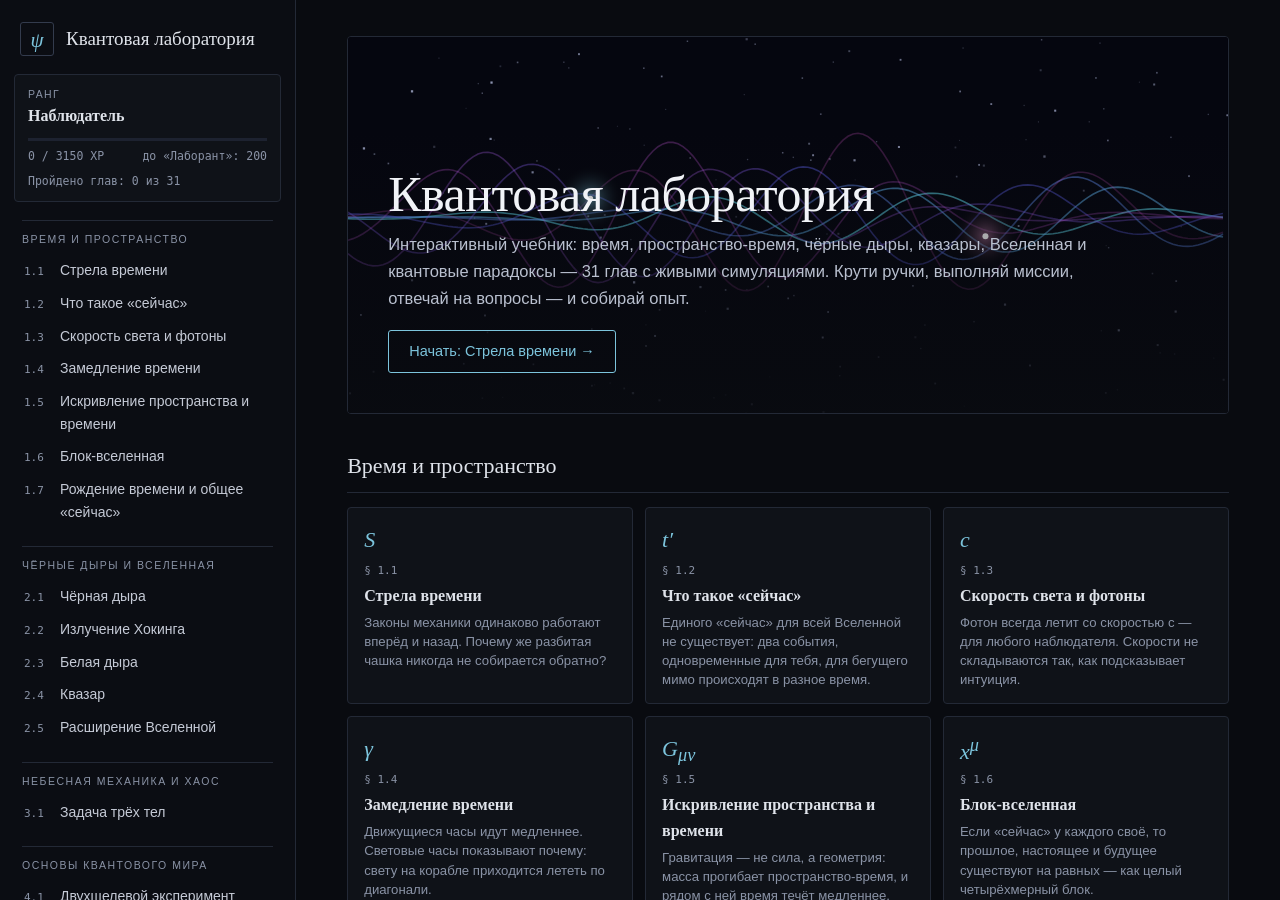
<file: lab/index.html>
<!doctype html>
<html lang="ru">
<head>
<meta charset="utf-8">
<meta name="viewport" content="width=device-width, initial-scale=1">
<title>Квантовая лаборатория</title>
<link rel="stylesheet" href="style.css">
</head>
<body>
<button id="menu" aria-label="Меню">☰</button>
<aside id="side"></aside>
<main id="main"></main>
<div id="toasts"></div>
<script src="app.js"></script>
<script src="deep.js"></script>
<script src="scenes1.js"></script>
<script src="scenes1c.js"></script>
<script src="scenes1b.js"></script>
<script src="scenes5.js"></script>
<script src="scenes2.js"></script>
<script src="scenes3.js"></script>
<script src="scenes4.js"></script>
<script>App.start()</script>
</body>
</html>
</file>
<file: lab/style.css>
:root{
  --bg:#090b10;--panel:#0f1218;--panel2:#151922;--line:#232936;--line2:#333b4d;
  --tx:#dfe3ea;--dim:#8a93a6;--cy:#7cc4dc;--mg:#d58ab8;--vi:#9a98d6;--am:#d9ae5c;--gr:#86c79a;--rd:#d9776f;
  --sans:-apple-system,"SF Pro Text","Segoe UI",Roboto,sans-serif;
  --serif:"Iowan Old Style","Palatino Linotype",Palatino,"Book Antiqua",Georgia,serif;
  --mono:"SF Mono",Menlo,Consolas,monospace;
}
*{box-sizing:border-box}
html,body{margin:0;height:100%}
body{background:var(--bg);color:var(--tx);font-family:var(--sans);font-size:15.5px;line-height:1.62;display:flex;overflow:hidden}
a{color:var(--cy);text-decoration:none}
::-webkit-scrollbar{width:10px}::-webkit-scrollbar-thumb{background:#262c3a;border-radius:5px}

#side{width:296px;flex:none;height:100vh;overflow-y:auto;padding:22px 14px 30px;background:#0b0d13;border-right:1px solid var(--line)}
#main{flex:1;height:100vh;overflow-y:auto;padding:36px clamp(18px,4vw,60px) 80px}
#menu{display:none;position:fixed;top:12px;left:12px;z-index:30;background:var(--panel2);color:var(--tx);border:1px solid var(--line2);border-radius:4px;font-size:18px;padding:4px 12px;cursor:pointer}

.logo{display:flex;align-items:center;gap:12px;color:var(--tx);font-family:var(--serif);font-size:19px;margin:0 6px 18px}
.logo .atom{width:34px;height:34px;border:1px solid var(--line2);border-radius:3px;display:grid;place-items:center;font-family:var(--serif);font-style:italic;font-size:21px;color:var(--cy)}
.rank{border:1px solid var(--line);border-radius:4px;padding:11px 13px;margin-bottom:16px;background:var(--panel)}
.rank small{color:var(--dim);display:block;font-size:10.5px;text-transform:uppercase;letter-spacing:1.4px}
.rank b{font-family:var(--serif);font-size:16px;font-weight:600}
.xpbar{height:3px;background:#1d2230;margin-top:9px}
.xpbar i{display:block;height:100%;background:var(--cy);transition:width .5s}
.rank .num{display:flex;justify-content:space-between;color:var(--dim);font-size:11.5px;margin-top:6px;font-family:var(--mono)}
.sec-t{color:var(--dim);font-size:10.5px;text-transform:uppercase;letter-spacing:1.5px;margin:18px 8px 6px;padding-top:10px;border-top:1px solid var(--line)}
.nav-i{display:flex;align-items:baseline;gap:10px;padding:5px 8px;border-radius:3px;color:#c5cad6;font-size:14px;border-left:2px solid transparent}
.nav-i:hover{background:var(--panel2);color:#fff}
.nav-i.on{background:var(--panel2);border-left-color:var(--cy);color:#fff}
.nav-i .ic{font-family:var(--mono);font-size:11px;color:var(--dim);min-width:26px}
.nav-i .st{margin-left:auto;font-size:11px;color:var(--dim)}
.nav-i.done .st{color:var(--gr)}.nav-i.half .st{color:var(--am)}
.reset{margin:22px 8px 0;background:none;border:1px solid var(--line2);color:var(--dim);border-radius:3px;padding:5px 12px;font:inherit;font-size:12px;cursor:pointer}
.reset:hover{color:var(--rd);border-color:var(--rd)}

.hero{position:relative;border:1px solid var(--line);border-radius:4px;overflow:hidden;height:min(42vh,380px);margin-bottom:30px}
.hero canvas{position:absolute;inset:0;width:100%;height:100%}
.hero .in{position:absolute;inset:0;display:flex;flex-direction:column;justify-content:flex-end;padding:clamp(18px,4vw,40px);background:linear-gradient(180deg,transparent 25%,rgba(9,11,16,.92))}
.hero h1{font-family:var(--serif);font-size:clamp(30px,4.6vw,50px);line-height:1.08;margin:0 0 10px;font-weight:500;letter-spacing:-.5px;color:#f1f3f7}
.hero p{max-width:740px;margin:0 0 18px;color:#b9c0cf;font-size:16.5px}
.cta{align-self:flex-start;border:1px solid var(--cy);color:var(--cy);padding:9px 20px;border-radius:3px;font-size:14.5px}
.cta:hover{background:var(--cy);color:#090b10}
.grid-t{font-family:var(--serif);font-size:22px;margin:34px 0 14px;font-weight:500;padding-bottom:8px;border-bottom:1px solid var(--line)}
.grid{display:grid;grid-template-columns:repeat(auto-fill,minmax(250px,1fr));gap:12px}
.card{display:block;background:var(--panel);border:1px solid var(--line);border-radius:4px;padding:14px 16px 14px;color:var(--tx);transition:border-color .15s;position:relative}
.card:hover{border-color:var(--cy)}
.card .ic{font-family:var(--serif);font-style:italic;font-size:22px;color:var(--cy);height:34px}
.card .no{font-family:var(--mono);font-size:11px;color:var(--dim)}
.card h3{margin:2px 0 4px;font-size:16px;font-family:var(--serif);font-weight:600}
.card p{margin:0;color:var(--dim);font-size:13.2px;line-height:1.45}
.card .st{position:absolute;top:14px;right:14px;font-size:11px;color:var(--dim);font-family:var(--mono)}
.card.done{border-color:#3d6b4d}.card.done .st{color:var(--gr)}

.kicker{color:var(--dim);font-size:11.5px;text-transform:uppercase;letter-spacing:1.6px;font-family:var(--mono)}
.ch h1{font-family:var(--serif);font-weight:500;font-size:clamp(27px,3.4vw,40px);margin:6px 0 6px;letter-spacing:-.3px;line-height:1.15;color:#f1f3f7}
.lead{color:#b9c0cf;font-size:17px;margin:0 0 20px;max-width:900px;font-family:var(--serif)}
.stage{position:relative;width:100%;aspect-ratio:16/9;max-height:64vh;border:1px solid var(--line2);border-radius:3px;overflow:hidden;background:#05060f}
.stage canvas{width:100%;height:100%;display:block}
.hud{position:absolute;left:14px;right:14px;top:10px;font-size:12.5px;color:#cfd5e2;pointer-events:none;font-family:var(--mono);line-height:1.5;text-shadow:0 1px 4px #000}
.hud b{color:var(--am);font-weight:600}
.figcap{font-family:var(--serif);font-style:italic;color:var(--dim);font-size:13.5px;margin:8px 2px 0}
.controls{display:flex;flex-wrap:wrap;gap:12px 20px;align-items:center;background:var(--panel);border:1px solid var(--line);border-radius:3px;padding:12px 16px;margin-top:12px}
.ctl{display:flex;flex-direction:column;gap:2px;min-width:200px;font-size:12.5px;color:var(--dim)}
.ctl span{display:flex;justify-content:space-between;gap:10px}
.ctl b{color:var(--tx);font-family:var(--mono);font-weight:500}
input[type=range]{accent-color:var(--cy);width:100%;height:16px}
.btn,.tgl,.seg button{font:inherit;font-size:13px;color:var(--tx);background:var(--panel2);border:1px solid var(--line2);border-radius:3px;padding:6px 13px;cursor:pointer}
.btn:hover,.tgl:hover,.seg button:hover{border-color:var(--cy)}
.tgl[aria-pressed=true],.seg button.on{background:#1b2a35;border-color:var(--cy);color:#fff}
.tgl::before{content:"○ ";color:var(--dim)}.tgl[aria-pressed=true]::before{content:"● ";color:var(--cy)}
.seg{display:flex;align-items:center;gap:6px;flex-wrap:wrap;font-size:12.5px;color:var(--dim)}
.mission{display:flex;gap:12px;align-items:center;margin-top:12px;padding:11px 16px;border:1px solid var(--line2);border-left:3px solid var(--am);border-radius:3px;background:var(--panel);font-size:14.5px}
.mission .xp{margin-left:auto;white-space:nowrap;color:var(--am);font-size:12px;font-family:var(--mono)}
.mission.done{border-left-color:var(--gr)}.mission.done .xp{color:var(--gr)}
.cols{display:grid;grid-template-columns:minmax(0,1.6fr) minmax(0,1fr);gap:22px;margin-top:22px}
.explain{background:var(--panel);border:1px solid var(--line);border-radius:3px;padding:8px 24px 18px}
.explain h3{margin:18px 0 4px;font-size:13px;color:var(--cy);text-transform:uppercase;letter-spacing:1.3px;font-weight:600}
.explain p{margin:8px 0;color:#cdd2dd;font-family:var(--serif);font-size:16.5px;line-height:1.6}
.explain .key{border-left:2px solid var(--am);background:#14171f;padding:10px 16px;margin:14px 0;font-family:var(--serif);font-size:16px;color:#e4e7ee}
.eqs{border-top:1px solid var(--line);margin-top:8px}
.eq{display:grid;grid-template-columns:minmax(0,1fr) minmax(0,1fr);gap:16px;padding:9px 0;border-bottom:1px solid var(--line);align-items:center}
.eq .f{font-family:var(--serif);font-style:italic;font-size:17px;color:#f1f3f7}
.eq .n{font-size:13px;color:var(--dim)}
.terms{margin:8px 0 0}
.terms dt{font-family:var(--serif);font-weight:600;font-size:15.5px;color:#e4e7ee;margin-top:10px}
.terms dd{margin:2px 0 0;color:var(--dim);font-size:13.8px}
.quiz{display:flex;flex-direction:column;gap:12px}
.q{background:var(--panel);border:1px solid var(--line);border-radius:3px;padding:14px 16px}
.q h4{margin:0 0 10px;font-size:14.5px;font-weight:600}
.q button{display:block;width:100%;text-align:left;margin-top:6px;font:inherit;font-size:13.8px;color:var(--tx);background:var(--panel2);border:1px solid var(--line2);border-radius:3px;padding:7px 12px;cursor:pointer}
.q button:hover:not(:disabled){border-color:var(--cy)}
.q button.ok{border-color:var(--gr);background:#16241c}
.q button.bad{border-color:var(--rd);background:#261817;opacity:.7}
.q .why{margin-top:10px;font-size:13.2px;color:#b9c0cf;display:none;border-top:1px solid var(--line);padding-top:8px}
.q.solved .why{display:block}
.pn{display:flex;justify-content:space-between;margin-top:30px;gap:12px}
.pn a{border:1px solid var(--line2);border-radius:3px;padding:8px 16px;color:var(--tx);font-size:14px}
.pn a:hover{border-color:var(--cy)}

#toasts{position:fixed;right:22px;bottom:22px;display:flex;flex-direction:column;gap:8px;z-index:50}
.toast{background:var(--panel2);border:1px solid var(--cy);border-radius:3px;padding:9px 16px;font-family:var(--mono);font-size:13px;animation:pop .3s ease-out}
@keyframes pop{from{transform:translateY(10px);opacity:0}to{transform:none;opacity:1}}

@media(max-width:980px){
  .cols{grid-template-columns:1fr}
  #menu{display:block}
  #side{position:fixed;z-index:20;left:0;top:0;transform:translateX(-105%);transition:transform .25s}
  #side.open{transform:none}
  #main{padding-top:60px}
}
</file>
